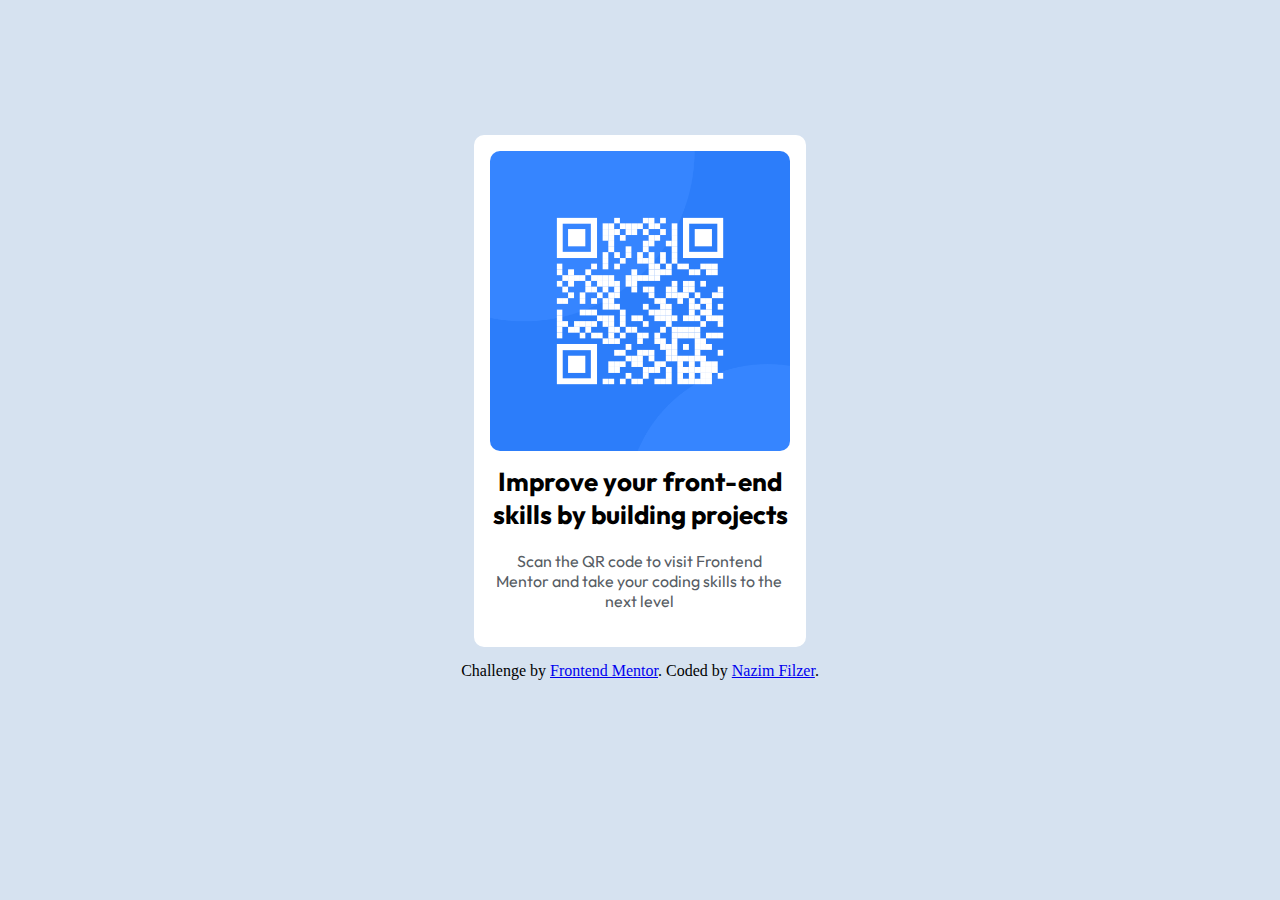
<file: index.html>
<!DOCTYPE html>
<html lang="en">

<head>
  <meta charset="UTF-8">
  <meta name="viewport" content="width=device-width, initial-scale=1.0">

  <link rel="icon" type="image/png" sizes="32x32" href="./images/favicon-32x32.png">
  <title>Frontend Mentor | QR code component</title>
  <link rel="stylesheet" href="styles2.css">
  <link rel="preconnect" href="https://fonts.googleapis.com">
  <link rel="preconnect" href="https://fonts.gstatic.com" crossorigin>
  <link href="https://fonts.googleapis.com/css2?family=Outfit:wght@400;700&family=Sacramento&display=swap"
    rel="stylesheet">
</head>

<body>
  <div class="container">
    <div class="qr-code ">
      <div class="card">
        <img src="images/image-qr-code.png" alt="qr">
        <p class="t1">Improve your front-end skills by building projects</p>

        <p class="t2">Scan the QR code to visit Frontend Mentor and take your coding
          skills to the next level</p>
        <p class="container"></p>
      </div>

    </div>
    <div class="attribution">
      Challenge by <a href="https://www.frontendmentor.io?ref=challenge" target="_blank">Frontend Mentor</a>.
      Coded by <a href="https://github.com/NazimFilzer/qr-code-component-main">Nazim Filzer</a>.
    </div>

  </div>


</body>

</html>
</file>
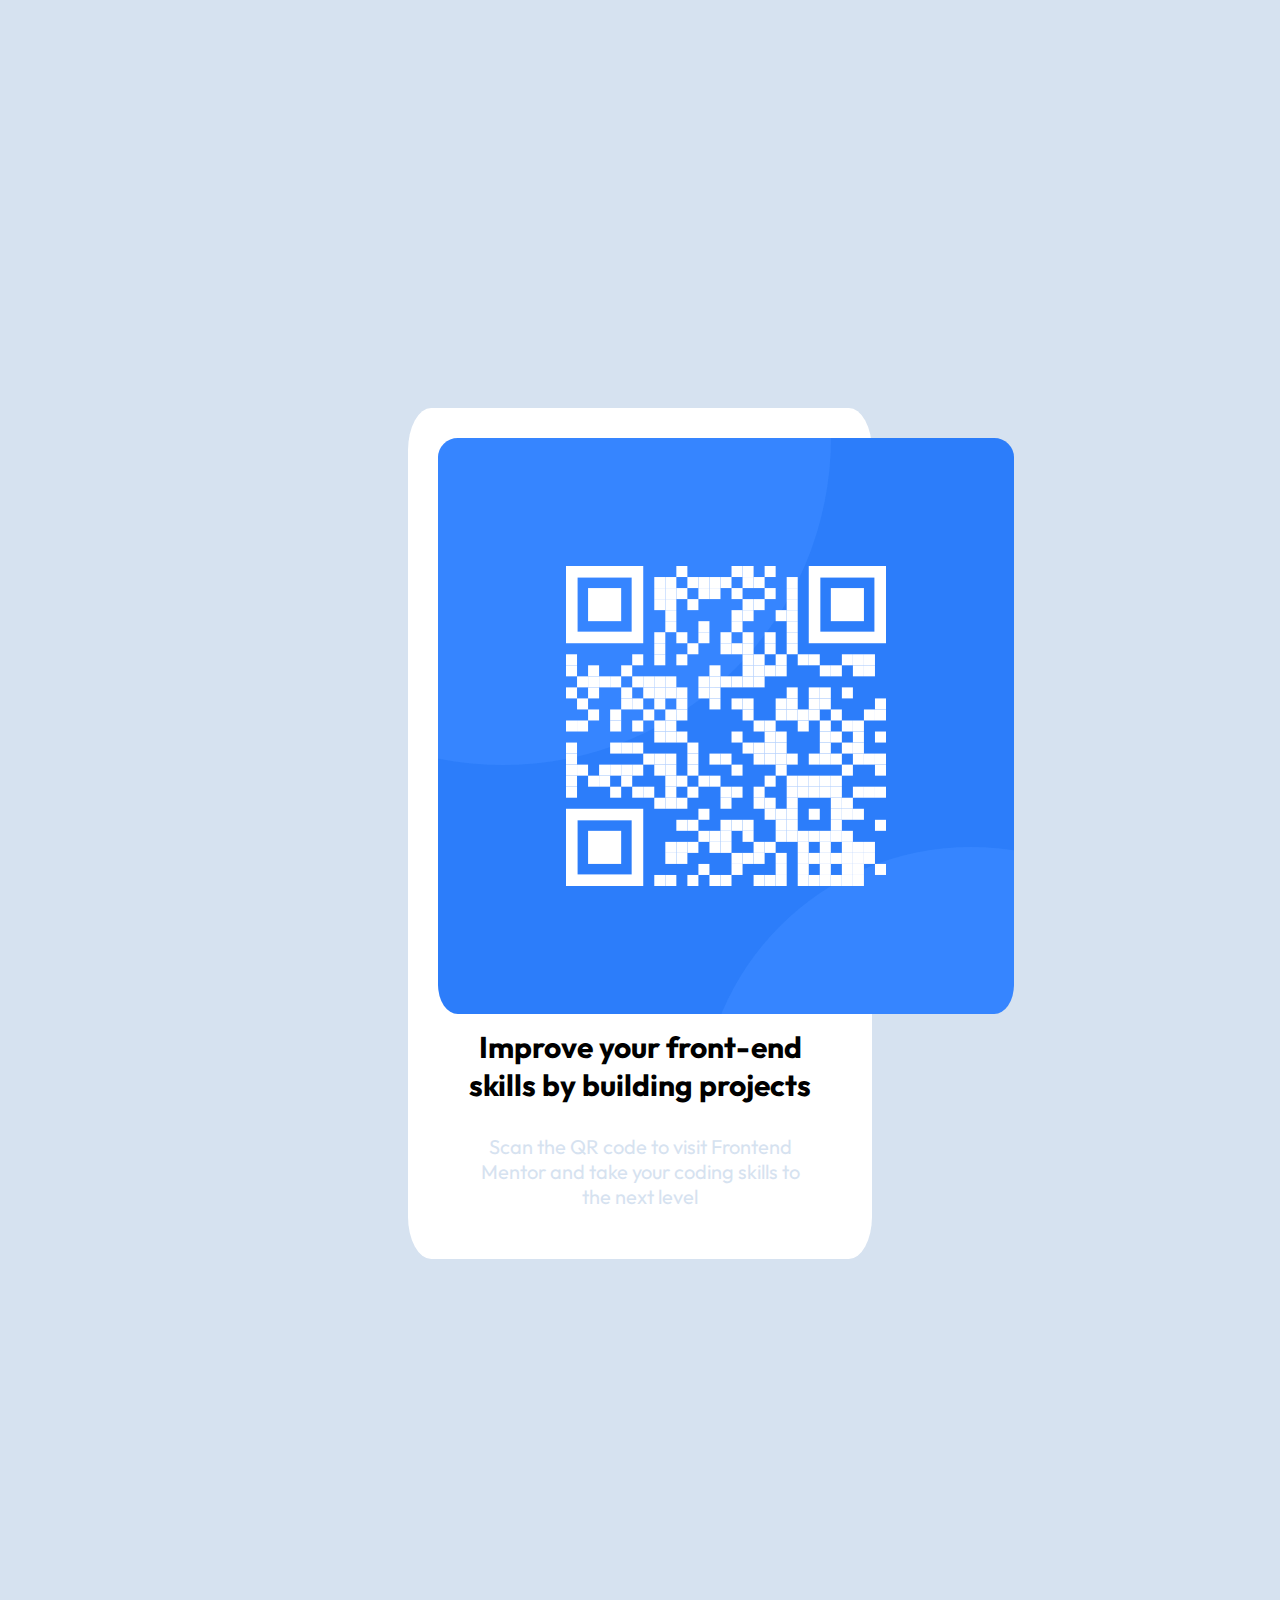
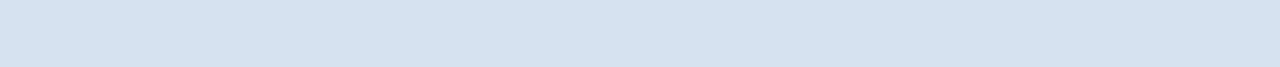
<file: qr-code-component-main/index.html>
<!DOCTYPE html>
<html lang="en">

<head>
  <meta charset="UTF-8">
  <meta name="viewport" content="width=device-width, initial-scale=1.0">
  <!-- displays site properly based on user's device -->
  <link rel="icon" type="image/png" sizes="32x32" href="./images/favicon-32x32.png">
  <title>Frontend Mentor | QR code component</title>
  <!-- <style>
    .attribution { font-size: 11px; text-align: center; }
    .attribution a { color: hsl(228, 45%, 44%); }
  </style> -->
  <link rel="stylesheet" href="styles.css">
  <link rel="preconnect" href="https://fonts.googleapis.com">
  <link rel="preconnect" href="https://fonts.gstatic.com" crossorigin>
  <link href="https://fonts.googleapis.com/css2?family=Outfit:wght@400;700&family=Sacramento&display=swap"
    rel="stylesheet">
</head>
<!-- s  -->
<body>
  <div class="qr-code ">
    <div>
      <img src="images/image-qr-code.png" alt="qr">
      <p class="t1" >Improve your front-end skills by building projects</p>

      <p class="t2" style="color: hsl(212, 45%, 89%);">Scan the QR code to visit Frontend Mentor and take your coding skills to the next level</p>

    </div>
  </div>


  <!-- 
  <div class="attribution">
    Challenge by <a href="https://www.frontendmentor.io?ref=challenge" target="_blank">Frontend Mentor</a>.
    Coded by <a href="#">Your Name Here</a>.
  </div> -->
</body>

</html>
</file>
<file: styles2.css>
* {
    margin: 0;
    padding: 0;
}

body {
    background-color: hsl(212, 45%, 89%)
}

.container {
    display: flex;
    justify-items: center;
    align-items: center;
    flex-direction: column;
}

.qr-code {
    border-radius: 10px;
    height: 480px;
    width: 300px;
    background: hsl(0, 0%, 100%);
    margin: auto;
    padding: 16px 16px;
    position: relative;
    top: 135px;
}

.card img {
    width: 350px;
    align-self: center;
    max-width: 100%;
    border-radius: 10px;

}

.t1 {
    font-family: 'Outfit', sans-serif;
    font-weight: 700;
    font-size: 26px;
    margin-top: 10px;
    margin-bottom: 20px;
    text-align: center;
}

.t2 {
    font-family: 'Outfit', sans-serif;
    font-weight: 400;
    width: 298px;
    text-align: center;
    color: rgb(87, 93, 100);
}

.attribution {
    top: 150px;
    margin: auto;
    position: relative;
}
</file>
<file: qr-code-component-main/styles.css>
div {
    background-color: white;
    margin: auto;
    padding-bottom: 10px;
    padding-top: 10px;
    padding-right: 10px;
    padding-left: 10px;
    border-radius: 5%;
    height: 50%;
    max-width: fit-content;
    /* margin-left: 500px; */

}

.qr-code {
    margin: auto;
    /* display: flex;
    justify-content: center; */
    position: relative;
    /* top: 50px; */
}

body {
    background-color: hsl(212, 45%, 89%);
    text-align: center;
    padding: 400px;
}

img {
    border-radius: 5%;
    padding-left: 10px;
    padding-right: 10px;
    padding-top: 10px;
    position: relative;
    /* object-fit: cover; */
}

.t1 {
    font-family: 'Outfit', sans-serif;
    font-weight: 700;
    font-size: 30px;
    margin: auto;
    width: 350px;
    margin-top: 10px;
    margin-bottom: 10px;
}

.t2 {
    font-family: 'Outfit', sans-serif;
    font-weight: 400;
    width: 350px;
    margin: auto;
    font-size: 20px;
    margin-bottom: 30px;
    margin-top: 30px;
}
</file>
